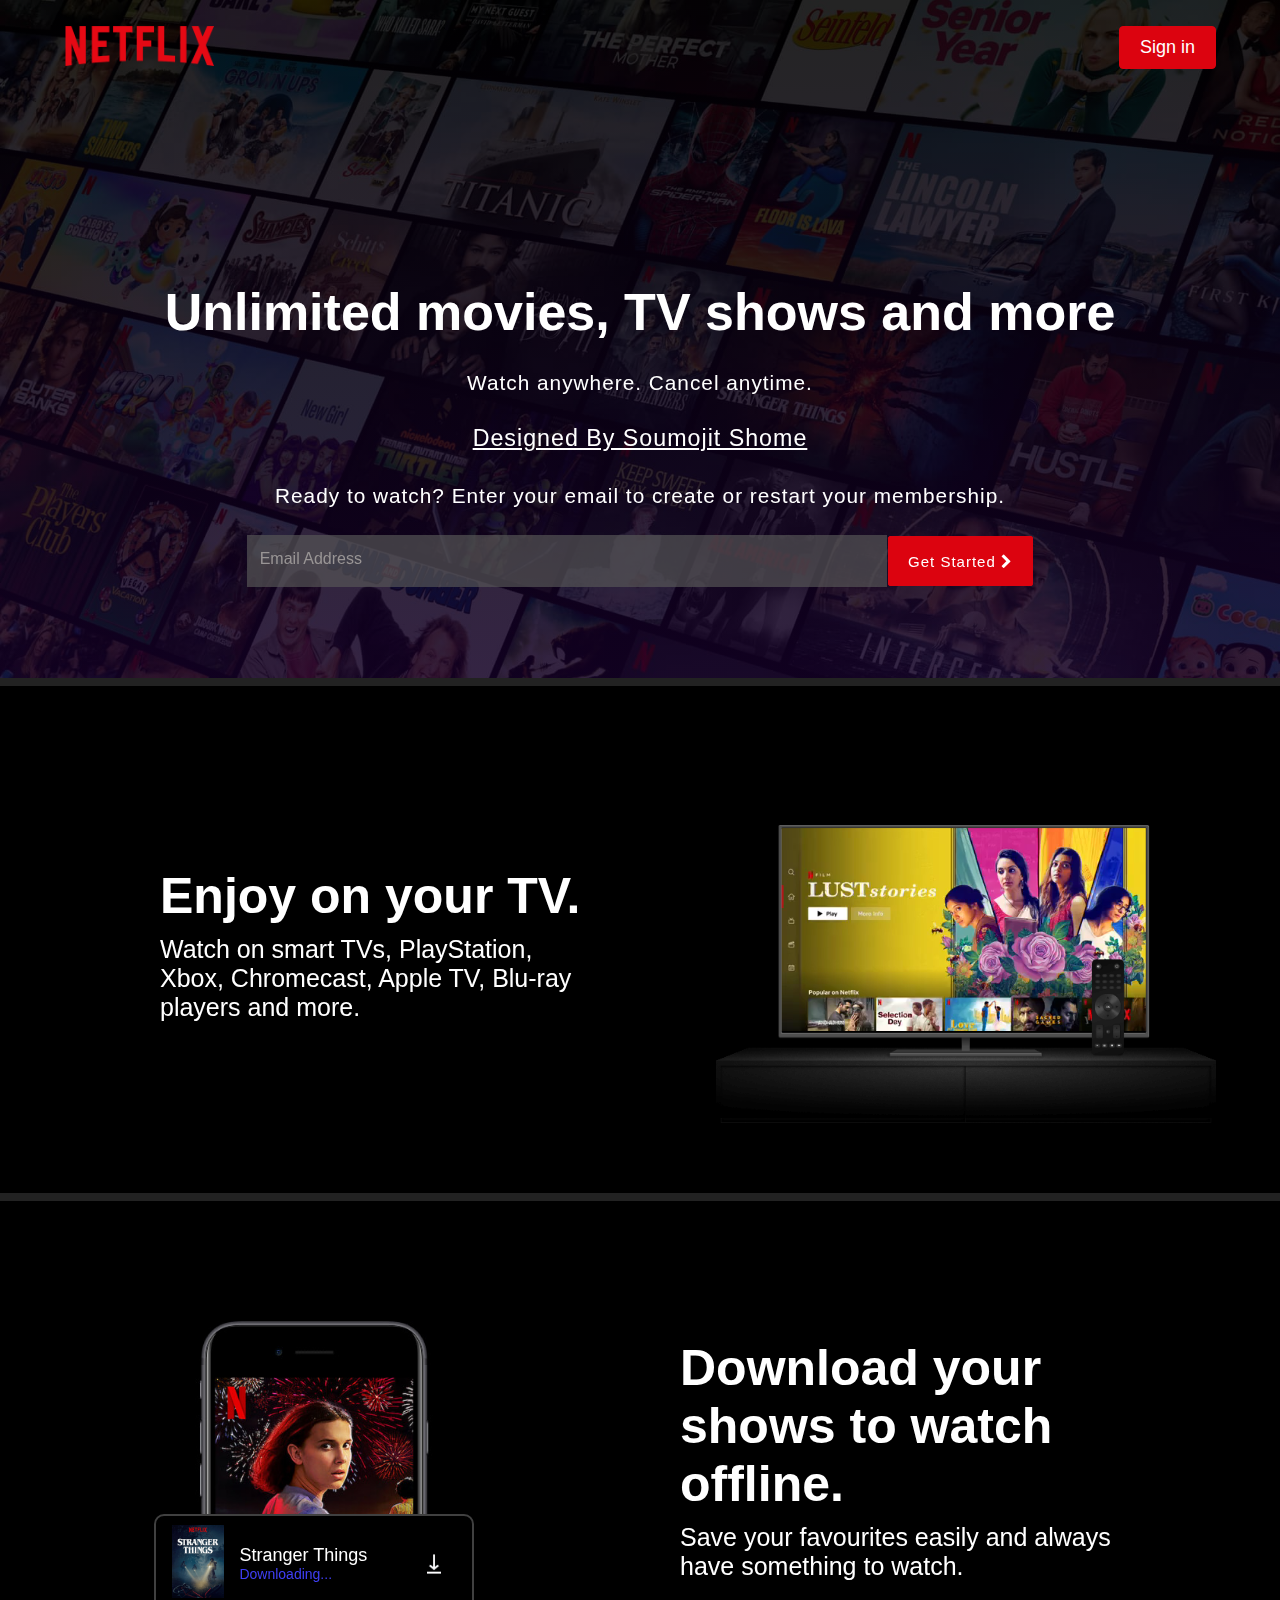
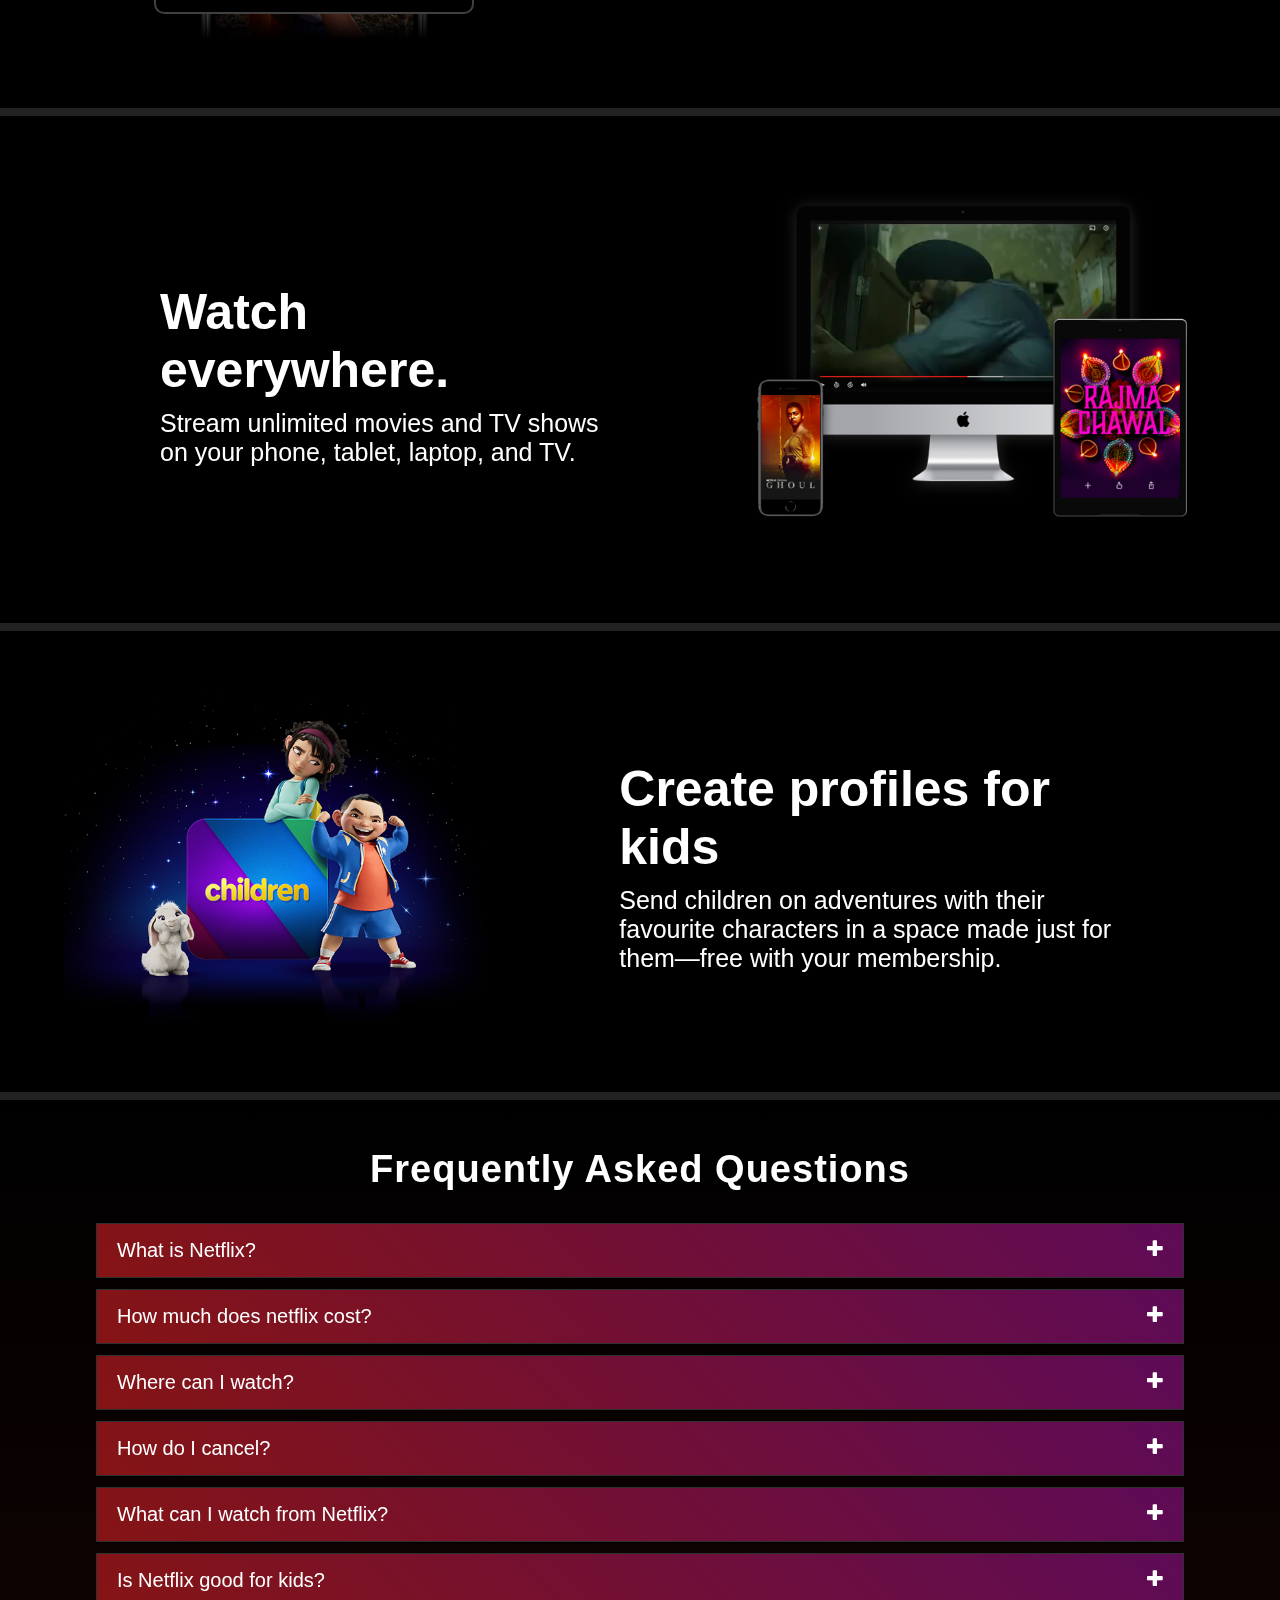
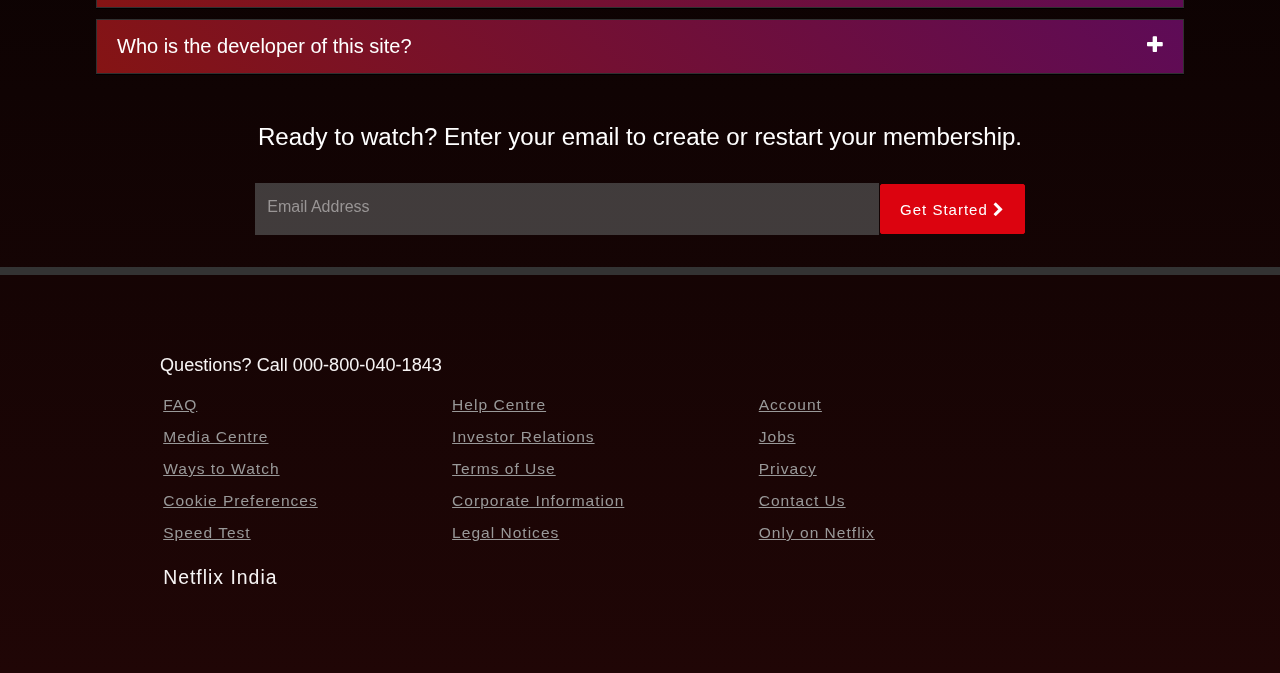
<file: Netflix Home Page Design/index.html>
<!DOCTYPE html>
<html lang="en">

<head>
  <meta charset="UTF-8">
  <meta name="viewport" content="width=device-width, initial-scale=1.0" />

  <link rel="icon" href="netflixlogo.jpg">
  <link rel="stylesheet" href="styles.css" />

  <link rel="stylesheet" href="https://cdnjs.cloudflare.com/ajax/libs/font-awesome/4.7.0/css/font-awesome.min.css">


  <title>Netflix India</title>


</head>

<body>

  <!-- header part  -->
  <header>
    <nav class="navbar">
      <div class="navbarbrand">
        <img src="logo.png" alt="logo" class="logobrand" />
      </div>

      <div class="navbarnavitm">

        <div class="nav_item">
          <button class="signinbtn">Sign in</button>
        </div>
      </div>
    </nav>
  </header>

  <!-- main part  -->
  <main>

    <!-- Hero Part  -->
    <section class="hero">

      <div class="hero_bgimage_cntnr">
        <img src="bg.jpg" alt="BG hero image" class="hero_bgimg" />
      </div>
      <div class="hero_bglayer"></div>

      <div class="hero_card">
        <h1 class="hero_title">
          Unlimited movies, TV shows and more
        </h1>
        <p class="hero_subtitle">Watch anywhere. Cancel anytime.</p>
        <p><a href="https://linktr.ee/soumojitshome" target="_blank"> Designed By Soumojit Shome</a></p>
        <p class="hero_description">
          Ready to watch? Enter your email to create or restart your membership.
        </p>

        <div class="email_form_cntnr">
          <div class="form_cntnr">
            <input type="email" class="email_input" placeholder=" " />
            <label class="email_label">Email Address</label>
          </div>
          <button type="submit" class="pmry_btn">
            Get Started <i class="fa fa-chevron-right"></i>
          </button>
        </div>

      </div>

    </section>


    <!-- Feature Part  -->
    <section class="features_container">

      <!-- Feature 1 -->
      <div class="feature">
        <div class="feature_details">
          <h3 class="feature_title">Enjoy on your TV.</h3>
          <h5 class="feature_sub_title">
            Watch on smart TVs, PlayStation, Xbox, Chromecast, Apple TV,
            Blu-ray players and more.
          </h5>
        </div>
        <div class="feature_img_cntnr">
          <img src="tv.png" alt="Feature image" class="feature_img" />
          <div class="feature_bg_vdo_cntnr">
            <video autoplay="" loop="" muted="" class="feature_bg_vdo">
              <source src="enjoy_on_your_tv.mp4" type="video/mp4" />
            </video>
          </div>
        </div>
      </div>

      <!-- Feature 2 -->
      <div class="feature">
        <div class="feature_details">
          <h3 class="feature_title">
            Download your shows to watch offline.
          </h3>
          <h5 class="feature_sub_title">
            Save your favourites easily and always have something to watch.
          </h5>
        </div>
        <div class="feature_img_cntnr">
          <img src="download_your_show_pic.jpg" alt="Feature image" class="feature_img" />
          <div class="feature_2_poster_cntnr">
            <div class="poster_cntnr">
              <img src="boxshot.png" alt="poster" class="poster" />
            </div>
            <div class="poster_details">
              <h4>Stranger Things</h4>
              <h6>Downloading...</h6>
            </div>
            <div class="dwnld_gif_cntnr">
              <img src="download-icon.gif" alt="downloading gif" class="gif" />
            </div>
          </div>
        </div>
      </div>

      <!-- Feature 3 -->
      <div class="feature">
        <div class="feature_details">
          <h3 class="feature_title">Watch everywhere.</h3>
          <h5 class="feature_sub_title">
            Stream unlimited movies and TV shows on your phone, tablet,
            laptop, and TV.
          </h5>
        </div>
        <div class="feature_img_cntnr feature_3_image_container">
          <img src="watch_everywhere_tv_pic.png" alt="Feature image" class="feature_img feature_3_image" />
          <div class="
                feature_bg_vdo_cntnr
                feature_3_bgvdo_cntnr
              ">
            <video autoplay="" loop="" muted="" class="feature_bg_vdo feature_3_backgroud_video">
              <source src="watch_everywhere.mp4" type="video/mp4" />
            </video>
          </div>
        </div>
      </div>

      <!-- Feature 4 -->
      <div class="feature">
        <div class="feature_details">
          <h3 class="feature_title">Create profiles for kids</h3>
          <h5 class="feature_sub_title">
            Send children on adventures with their favourite characters in a
            space made just for them—free with your membership.
          </h5>
        </div>
        <div class="feature_img_cntnr">
          <img src="kids.png" alt="Feature image" class="feature_img" />
        </div>
      </div>

    </section>


    <!-- FAQ Part  -->
    <section class="FAQ_list_cntnr" id="#faq">
      <h1 class="FAQ_heading">Frequently Asked Questions</h1>

      <div class="FAQ_list">

        <!-- Questions 1 -->
        <div class="FAQ_accordian">
          <button class="FAQ_title">
            What is Netflix?<i class="fa fa-plus"></i>
          </button>
          <div class="FAQ_visible">
            <p>
              Netflix is a streaming service that offers a wide variety of
              award-winning TV shows, movies, anime, documentaries and more –
              on thousands of internet-connected devices.
            </p>
            <p>
              You can watch as much as you want, whenever you want, without a
              single ad – all for one low monthly price. There's always
              something new to discover, and new TV shows and movies are added
              every week!
            </p>
          </div>
        </div>

        <!-- Questions 2 -->
        <div class="FAQ_accordian">
          <button class="FAQ_title">
            How much does netflix cost?<i class="fa fa-plus"></i>
          </button>
          <div class="FAQ_visible">
            <p>
              Watch Netflix on your smartphone, tablet, Smart TV, laptop, or
              streaming device, all for one fixed monthly fee. Plans range
              from ₹ 149 to ₹ 649 a month. No extra costs, no contracts.
            </p>
          </div>
        </div>

        <!-- Questions 3 -->
        <div class="FAQ_accordian">
          <button class="FAQ_title">
            Where can I watch?<i class="fa fa-plus"></i>
          </button>
          <div class="FAQ_visible">
            <p>
              Watch anywhere, anytime, on an unlimited number of devices. Sign
              in with your Netflix account to watch instantly on the web at
              netflix.com from your personal computer or on any
              internet-connected device that offers the Netflix app, including
              smart TVs, smartphones, tablets, streaming media players and
              game consoles.
            </p>
            <p>
              You can also download your favourite shows with the iOS,
              Android, or Windows 10 app. Use downloads to watch while you're
              on the go and without an internet connection. Take Netflix with
              you anywhere.
            </p>
          </div>
        </div>

        <!-- Questions 4 -->
        <div class="FAQ_accordian">
          <button class="FAQ_title">
            How do I cancel?<i class="fa fa-plus"></i>
          </button>
          <div class="FAQ_visible">
            <p>
              Netflix is flexible. There are no annoying contracts and no commitments. You can easily cancel your
              account online in two clicks. There are no cancellation fees – start or stop your account anytime.
            </p>
          </div>
        </div>

        <!-- Questions 5 -->
        <div class="FAQ_accordian">
          <button class="FAQ_title">
            What can I watch from Netflix?<i class="fa fa-plus"></i>
          </button>
          <div class="FAQ_visible">
            <p>
              Netflix has an extensive library of feature films, documentaries, TV shows, anime, award-winning Netflix
              originals, and more. Watch as much as you want, anytime you want.
            </p>
          </div>
        </div>

        <!-- Questions 6 -->
        <div class="FAQ_accordian">
          <button class="FAQ_title">
            Is Netflix good for kids?<i class="fa fa-plus"></i>
          </button>
          <div class="FAQ_visible">
            <p>The Netflix Kids experience is included in your membership to give parents control while kids enjoy
              family-friendly TV shows and films in their own space.</p>
            <p>Kids profiles come with PIN-protected parental controls that let you restrict the maturity rating of
              content kids can watch and block specific titles you don’t want kids to see.</p>
          </div>
        </div>

        <!-- Questions 7 -->
        <div class="FAQ_accordian">
          <button class="FAQ_title">
            Who is the developer of this site?<i class="fa fa-plus"></i>
          </button>
          <div class="FAQ_visible">
            <p>Soumojit Shome is a developer of this website.</p>
            <p><a href="https://linktr.ee/soumojitshome" target="_blank">Click here to know more</a></p>
          </div>
        </div>

      </div>
      <div class="FAQ_get_started_email">
        <h3>
          Ready to watch? Enter your email to create or restart your
          membership.
        </h3>
        <div class="email_form_cntnr">
          <div class="form_cntnr">
            <input type="email" class="email_input" placeholder=" " />
            <label class="email_label">Email Address</label>
          </div>
          <button class="pmry_btn">
            Get Started <i class="fa fa-chevron-right"></i>
          </button>
        </div>
      </div>
    </section>

  </main>


  <!-- footer Part -->
  <footer>

    <div class="footer_row_1">
      <h4>Questions? Call 000-800-040-1843</h4>
    </div>

    <div class="footer_row_2">

      <div class="footer_column">
        <p>FAQ</p>
        <p>Media Centre</p>
        <p>Ways to Watch</p>
        <p>Cookie Preferences</p>
        <p>Speed Test</p>

      </div>

      <div class="footer_column">
        <p>Help Centre</p>
        <p>Investor Relations</p>
        <p>Terms of Use</p>
        <p>Corporate Information</p>
        <p>Legal Notices</p>
      </div>

      <div class="footer_column">
        <p>Account</p>
        <p>Jobs</p>
        <p>Privacy</p>
        <p>Contact Us</p>
        <p>Only on Netflix</p>
      </div>

    </div>

    <div class="footer_row_3">
      <p>Netflix India</p>
    </div>
  </footer>


  <script src="script.js"></script>
</body>


</html>
</file>
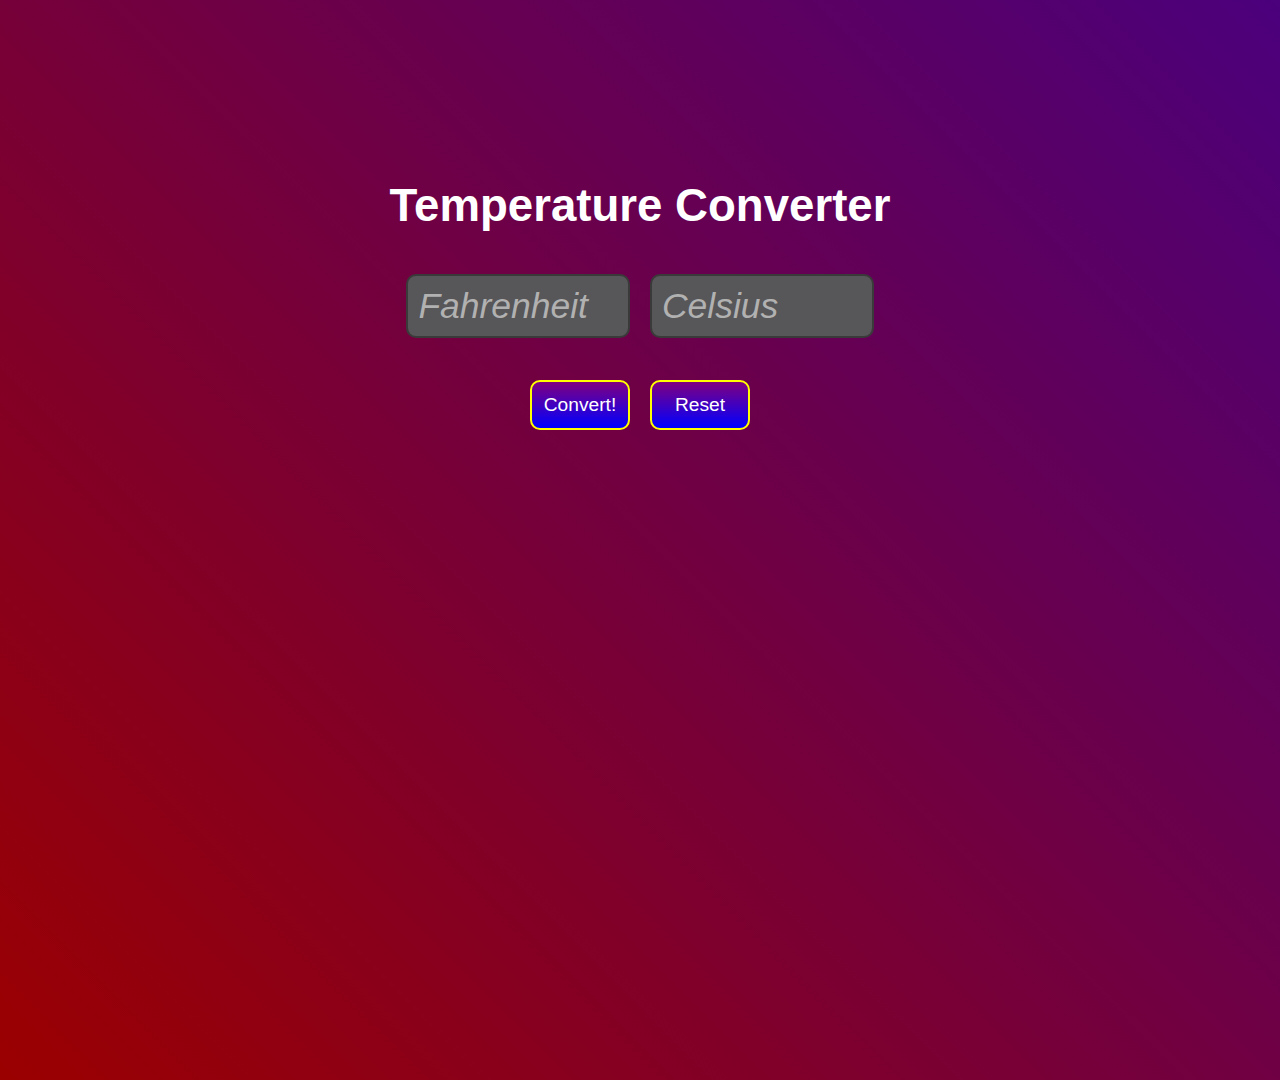
<file: Temperature Converter/index.html>
<!DOCTYPE html>
<html lang="en">

<head>
    <meta charset="UTF-8">
    <meta name="viewport" content="width=device-width, initial-scale=1.0">
    <title>Temperature Converter</title>
    <style>
        * {
            margin: 0;
            padding: 0;
            /* box-sizing: border-box; */
        }

        body {
            /* border: 5px solid rgb(10, 43, 233); */
            width: 100vw;
            height: 100vh;
            background-image: linear-gradient(45deg, rgb(155, 0, 0), rgb(75, 0, 124));
            overflow: hidden;

        }

        #convert {
            background: linear-gradient(purple, blue);
        }

        #clear {
            background: linear-gradient(purple, blue);
        }

        #convert:hover {
            background: linear-gradient(45deg, purple, blue);
        }

        #clear:hover {
            background: linear-gradient(45deg, purple, blue);
        }

        h1 {
            font-family: sans-serif;
            color: #ffffff;
        }

        input {
            display: block;
            width: calc(110px + 7vw);
            padding: 10px;
            margin: 10px;
            font-size: calc(15px + 1.6vw);
            background-color: #575658;
            font-family: cursive, sans-serif;
            border: 2px solid rgb(58, 58, 58);
            border-radius: 10px;
            color: white;
            height: 40px;
        }

        ::-webkit-input-placeholder {
            color: #b1b1b1;
            font-family: Arial, Helvetica, sans-serif;
            font-style: italic;
        }

        button {
            padding: 10px;
            margin: 10px;
            font-size: 1.2em;
            color: #ffffff;
            width: 100px;
            height: 50px;

            border-radius: 10px;
            border: 2px solid yellow;

        }

        .cont {
            /* border: 5px solid black; */
            text-align: center;
            margin-top: 20vh;
            width: 100vw;

        }

        .heading {
            display: flex;
            justify-content: center;
            font-size: calc(20px + 2vw);
            margin-bottom: 30px;
        }

        .inpt {
            /* border: 5px solid rgb(177, 17, 17); */
            display: flex;
            height: auto;
            padding: 2px;
            margin: 10px;
            justify-content: center;
            flex-wrap: wrap;

        }

        .btn {
            /* border: 5px solid rgb(240, 151, 18); */
            height: 10vh;
            padding: 10px;
            display: flex;
            justify-content: center;

        }
    </style>
</head>

<body>
    <section class="cont">
        <h1 class="heading">Temperature Converter</h1>

        <div class="inpt">

            <input type="text" id="fahrenheit" placeholder="Fahrenheit" name="f" value="" />

            <input type="text" id="celsius" placeholder="Celsius" name="c" value="" />
        </div>
        <div class="btn">

            <button id="convert">Convert!</button>
            <button id="clear">Reset</button>
        </div>
    </section>

</body>
<script>
    document.getElementById('convert').onclick = tempConvert;
    document.getElementById('clear').onclick = clearForm;

    function tempConvert() {

        var fahrenheit = document.getElementById("fahrenheit").value;
        var celsius = document.getElementById("celsius").value;

        if (fahrenheit != '') {
            celsius = (parseFloat(fahrenheit) - 32) / 1.8;
        } else {
            fahrenheit = (parseFloat(celsius) * 1.8) + 32;
        }



        document.getElementById('fahrenheit').value = parseFloat(fahrenheit).toFixed(1);
        document.getElementById('celsius').value = parseFloat(celsius).toFixed(1);
    }


    function clearForm() {
        document.getElementById('fahrenheit').value = '';
        document.getElementById('celsius').value = '';
    }




</script>

</html>
</file>
<file: Netflix Home Page Design/styles.css>
* {
  margin: 0;
  padding: 0;
  box-sizing: border-box;
}

html {
  scroll-behavior: smooth;
}

body {
  background-image: linear-gradient(black 70%, rgb(32, 6, 6));
  color: white;
  font-family: "Poppins", sans-serif;
  overflow-x: hidden;
}

p {
  line-height: 1.6rem;
  letter-spacing: 1px;
  font-size: calc(13px + 0.5vw);
  padding: 0.2rem;
}

::-webkit-scrollbar {
  width: 10px;
}

/* Track */
::-webkit-scrollbar-track {
  background-image: linear-gradient(rgb(134, 40, 40), rgb(132, 0, 255));
}

/* Handle */
::-webkit-scrollbar-thumb {
  background-image: linear-gradient(red, rgb(168, 168, 21));
}

/* Handle on hover */
::-webkit-scrollbar-thumb:hover {
  background-image: linear-gradient(rgb(0, 47, 255), yellow);
}

.navbar {
  position: absolute;
  top: 0;
  width: 100%;
  display: flex;
  justify-content: space-between;
  padding: 3% 5%;
  z-index: 10;
}

.navbarbrand {
  width: 100px;
  height: 100%;
}

.logobrand {
  width: 100%;
  height: 100%;
}


.signinbtn {
  background-color: #dc030f;
  border: 1px solid #dc030f;
  color: white;
  padding: 0.25rem 0.5rem;
  border-radius: 4px;
}

.signinbtn:hover {
  background-color: #9c020a;
  border: 1px solid #9c020a;
}


.navbarnavitm {
  display: flex;
  gap: 10px;
}

.hero_bgimage_cntnr {
  width: 100%;
  height: calc(550px + 10vw);
}

.hero {
  height: 100%;
  width: 100%;
}

.hero_bgimg {
  width: 100%;
  height: 100%;
  object-fit: cover;
}

.hero_bglayer {
  position: absolute;
  inset: 0;
  width: 100%;
  height: calc(550px + 10vw);
  background: rgba(0, 0, 0, 0.4);
  background-image: linear-gradient(rgba(0, 0, 0, 0.692), rgba(24, 1, 46, 0.692));
}

.hero_card {
  position: absolute;
  width: 100vw;
  top: 18%;
  top: calc(20% + 8vw);
  text-align: center;
  display: flex;
  flex-direction: column;
  gap: calc(6px + 2vh);
}

.hero_card a {
  font-size: calc(12px + 1vw);
  font-weight: 500;
  margin: 7px 0;
  color: white;
}

.hero_card a:hover {
  color: yellow;
}

.hero_title {
  width: 100%;
  font-weight: 900;
  /* font-size: 2.1rem; */
  font-size: calc(15px + 3.2vw);
}

.hero_subtitle,
.hero_description {
  font-weight: 400;
  font-size: calc(10px + 1.3vw);
}

.hero_description {
  margin: 0 5vw;
}

.email_input {
  border: none;
  background: transparent;
  width: 100%;
  height: 100%;
  padding-left: 7px;
}

.email_label {
  color: black;
  position: absolute;
  top: 28%;
  left: 2%;
  color: rgb(153, 149, 149);
  transition: 0.5s;
}

.email_form_cntnr {
  display: flex;
  flex-direction: column;
  justify-content: center;
  align-items: center;
  gap: 15px;
}

.form_cntnr {
  background-color: rgba(87, 87, 87, 0.678);
  width: 90%;
  height: calc(35px + 1.3vw);
  position: relative;
}

.email_input:focus+.email_label {
  top: 0.2rem;
  font-size: 10px;
}

.email_input:not(:placeholder-shown).email_input:not(:focus)+.email_label {
  top: 0.2rem;
  font-size: 10px;
}

.email_input:focus-visible {
  outline: none;
}

.pmry_btn {
  background-color: #dc030f;
  border: 1px solid #dc030f;
  color: white;
  padding: 0.8rem 1.2rem;
  border-radius: 2px;
  font-size: 15px;
  letter-spacing: 1px;
  cursor: pointer;
}

.pmry_btn:hover {
  background-color: #9c020a;
  border: 1px solid #9c020a;
}

.feature {
  border-top: 8px solid #222;
  padding: 2rem 1rem;
}

.feature_details {
  text-align: center;
}

.feature_title {
  font-size: 25px;
  font-weight: 600;
  margin: 10px 0;
}

.feature_sub_title {
  font-size: 15px;
  font-weight: 400;
}

.feature_img_cntnr {
  width: 100%;
  position: relative;
}

.feature_img {
  width: 100%;
}

.feature_bg_vdo_cntnr {
  position: absolute;
  width: 100%;
  top: 20%;
  left: 13%;
  height: 100%;
  max-width: 73%;
  max-height: 54%;
  z-index: -2;
}

.feature_bg_vdo {
  width: 100%;
}

.feature_2_poster_cntnr {
  position: absolute;
  bottom: 8%;
  left: 50%;
  transform: translateX(-50%);
  width: 100%;
  max-width: 16em;
  display: flex;
  align-items: center;
  background-color: black;
  border: 2px solid rgba(255, 255, 255, 0.25);
  border-radius: 10px;
  height: 60px;
  padding: 0.25rem 0.6rem;
  gap: 15px;
}

.poster_cntnr {
  width: 20%;
}

.poster {
  width: 100%;
  height: 100%;
}

.poster_details {
  width: 60%;
}

.poster_details>h4 {
  font-size: 13px;
  font-weight: 500;
}

.poster_details>h6 {
  font-size: 12px;
  font-weight: 400;
  color: rgb(63, 63, 246);
}

.dwnld_gif_cntnr {
  width: 20%;
  height: 100%;
}

.gif {
  width: 100%;
  height: 100%;
}

.feature_3_bgvdo_cntnr {
  max-width: 63%;
  max-height: 47%;
  z-index: -2;
  top: 9%;
  left: 19%;
}

.FAQ_accordian {
  width: 100%;
}

.FAQ_title {
  width: 100%;
  display: flex;
  justify-content: space-between;
  padding: 15px 20px;
  font-size: 18px;
  background-color: #303030;
  border: 1px solid #303030;
  color: white;
  background-image: linear-gradient(45deg, rgb(133, 20, 20), rgb(94, 11, 87));
}

.FAQ_visible {
  background-color: #303030;
  border-top: 1px solid black;
  max-height: 0;
  overflow: hidden;
  background-image: linear-gradient(45deg, rgb(112, 13, 13), rgb(63, 63, 63));
  transition: max-height 0.5s ease-in-out;
}

.FAQ_visible>p {
  margin: 1rem;
}

.FAQ_list_cntnr {
  border-top: 8px solid #222;

  padding: 2rem 1rem;
}

.FAQ_heading {
  font-size: 20px;
  text-align: center;
  font-weight: 800;
  margin: 1rem;
}

.FAQ_list {
  display: flex;
  flex-direction: column;
  justify-content: center;
  align-items: center;
  gap: 10px;
}

.FAQ_get_started_email {
  width: 100%;
  text-align: center;
}

.FAQ_get_started_email>h3 {
  font-size: calc(10px + 1.1vw);
  font-weight: 400;
  margin: 2rem 0;
}

footer {
  border-top: 8px solid #333;
  padding: 2vh 2vw;
  color: #f7f4f4;
  display: flex;
  flex-direction: column;
  justify-content: center;
  gap: 1vw;
}

.footer_row_2 {
  display: flex;
  flex-wrap: wrap;
  /* justify-content: space-around; */
  justify-content: left;
  gap: 10vw;
}

.FAQ_visible a {
  color: yellow;
}

.FAQ_visible a:hover {
  color: rgb(148, 148, 4);
}

.footer_row_1>h4 {
  font-size: calc(13px + 0.4vw);
  font-weight: 500;
}

.footer_column>p {

  line-height: 1.6rem;
  letter-spacing: 1px;
  font-size: calc(13px + 0.2vw);
  padding: 0.2rem;
  color: rgb(153, 153, 153);
  text-decoration: underline;
}

/* media 1 */
@media (min-width: 768px) {
  .hero_bgimg {
    width: 100%;
    height: 100%;
    object-fit: cover;
  }

  .hero {
    height: 150%;
    /* width: 150%; */
  }


  .hero_bgimage_cntnr {
    width: 100%;
    /* height: calc(580px + 10vw); */
  }

  .hero_title {
    font-size: calc(20px + 2.5vw);
  }

  .hero_card a {
    font-size: calc(13px + 0.8vw);

  }

  .hero_subtitle,
  .hero_description {
    font-size: 1.3rem;
  }

  .feature {
    padding: 4rem;
  }

  .feature_title {
    font-size: 35px;
  }

  .feature_sub_title {
    font-size: 20px;
  }

  .feature_2_poster_cntnr {
    max-width: 26em;
    height: 85px;
  }

  .poster_cntnr {
    width: 15%;
  }

  .dwnld_gif_cntnr {
    width: 3rem;
    height: 3rem;
  }

  .poster_details>h4 {
    font-size: 18px;
  }

  .poster_details>h6 {
    font-size: 14px;
  }

  .FAQ_title {
    font-size: 20px;

  }

  .FAQ_heading {
    font-size: 38px;
    font-weight: 800;
    letter-spacing: 1px;
  }

  .FAQ_list {
    padding: 1rem 5rem;
  }

  .FAQ_get_started_email {
    width: 100%;
    display: flex;
    flex-direction: column;
    justify-content: center;
    /* transform: translateX(15%); */
  }

}

/* media 2 */
@media (min-width: 1024px) {


  .navbar {
    padding: 2% 5%;
  }

  .navbarbrand {
    width: 150px;
  }

  .signinbtn {
    padding: 10px 20px;
    font-size: 18px;
  }

  .navbarnavitm {
    gap: 30px;
  }

  .form_cntnr {
    width: 50%;
  }

  .email_form_cntnr {
    flex-direction: row;
    align-items: center;
    gap: 1px;
  }

  .pmry_btn {
    height: 50px;
  }

  .feature {
    display: flex;
    align-items: center;
    justify-content: space-between;
    gap: 20px;
  }

  .feature_details {
    text-align: left;
    padding: 0 6rem;
  }

  .feature_title {
    font-size: 50px;
  }

  .feature_sub_title {
    font-size: 25px;
  }

  .feature_img_cntnr {
    max-width: 500px;
  }

  .feature:nth-child(even) {
    flex-direction: row-reverse;
  }

  .feature_2_poster_cntnr {
    max-width: 20em;
    height: 100px;
    padding: 1rem;
  }

  .poster_cntnr {
    width: 20%;
  }

  .FAQ_list {
    padding: 1rem 5rem;
  }

  footer {
    padding: 5rem 10rem;
    justify-content: flex-start;
    text-align: left;
    align-items: flex-start;
  }

  .footer_row_2 {
    justify-content: space-between;
    align-items: flex-start;
    flex-wrap: nowrap;
  }

  .footer_row_1,
  .footer_row_3 {
    align-self: flex-start;
  }
}
</file>
